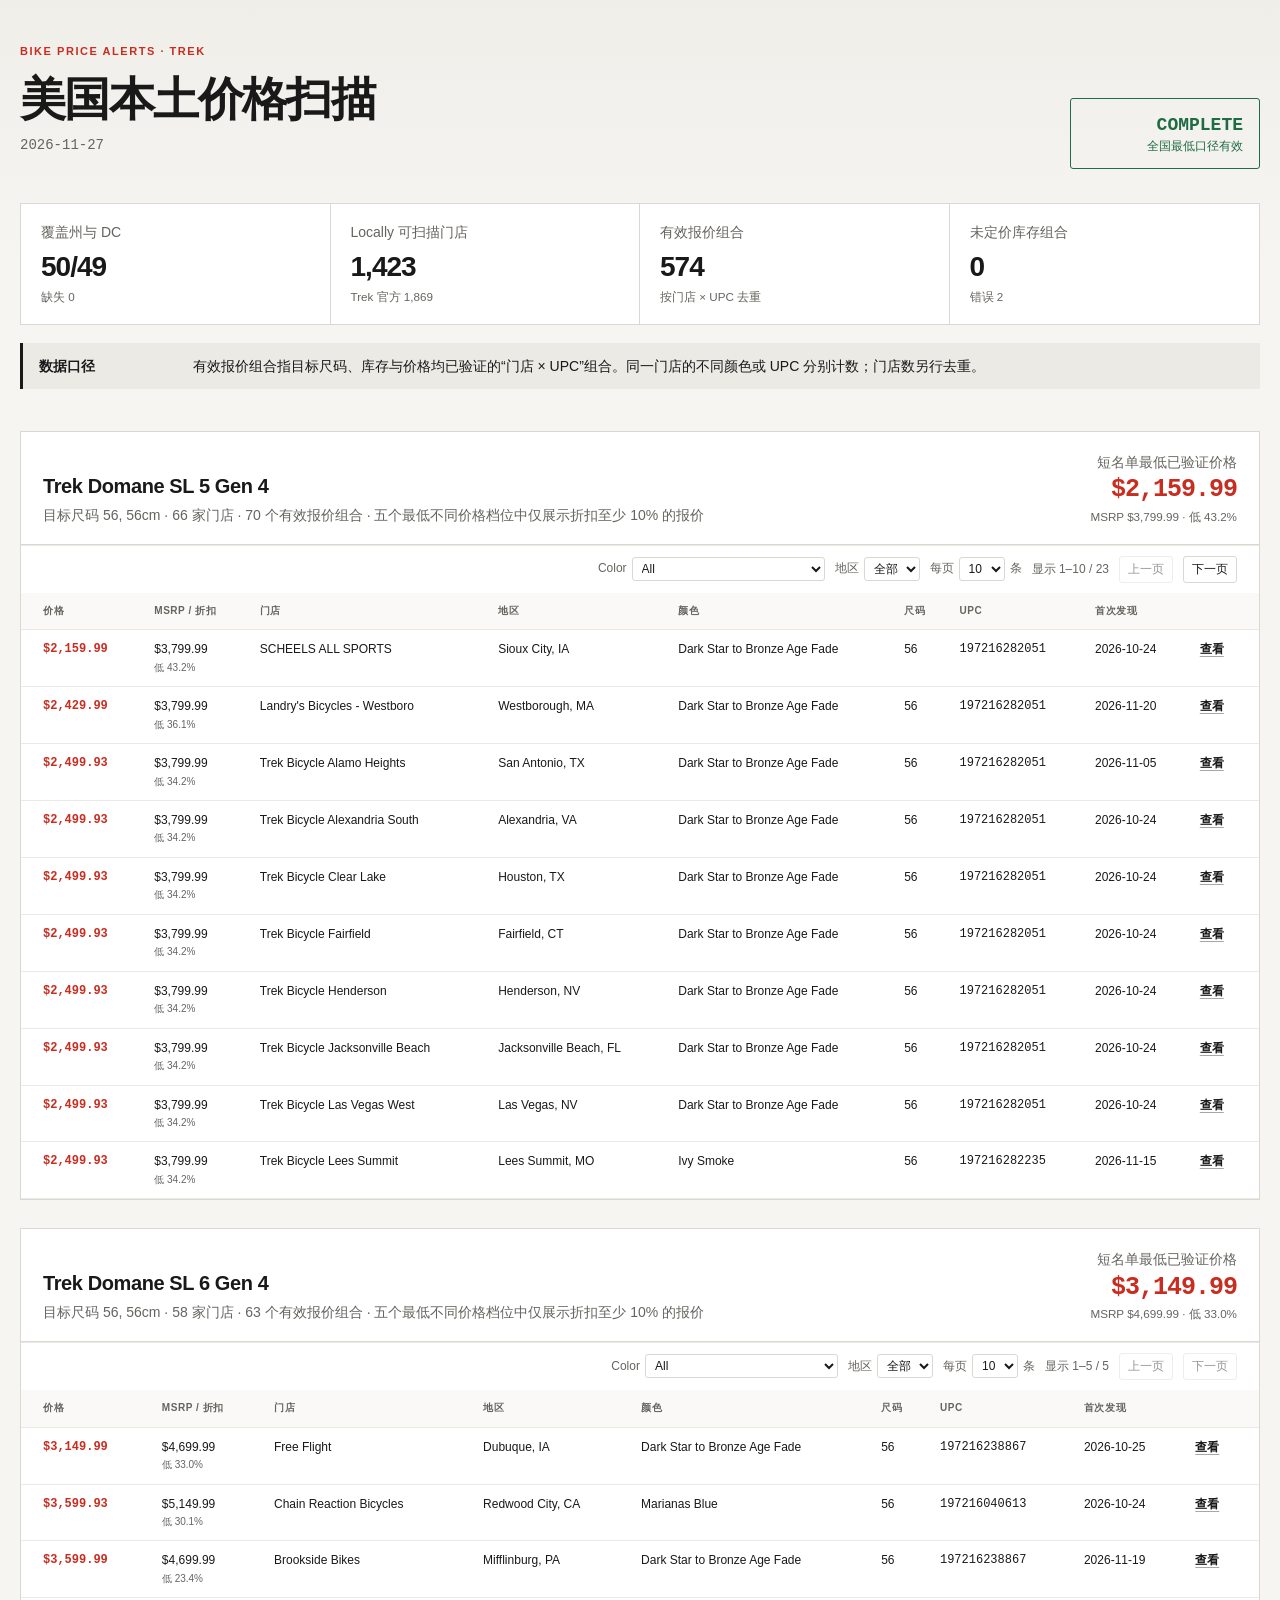
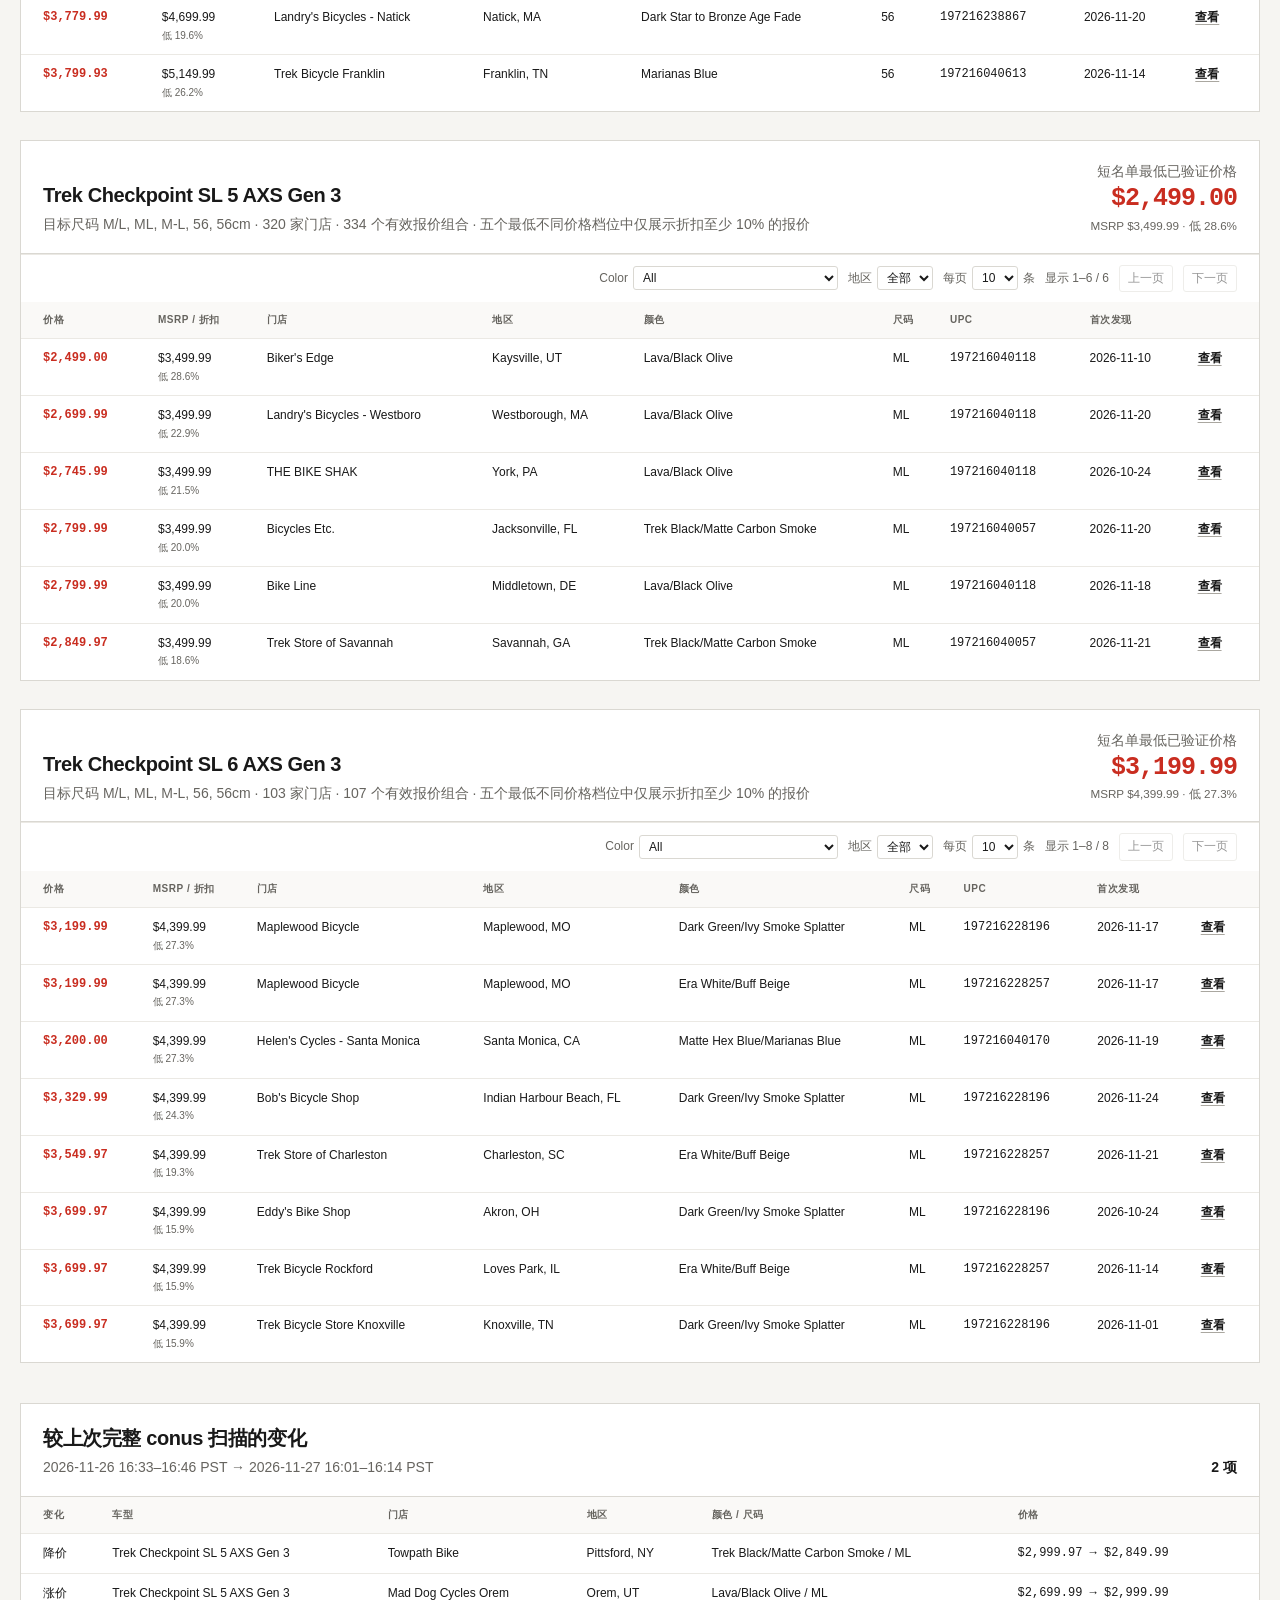
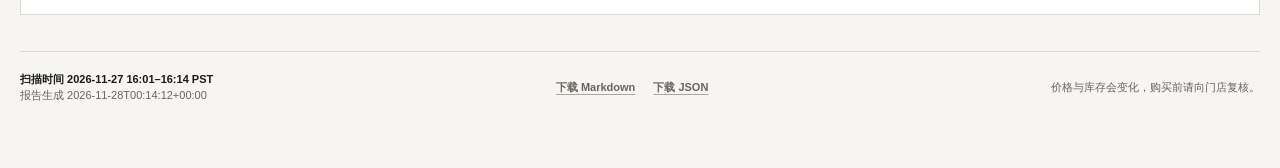
<file: index.html>
<!doctype html>
<html lang="zh-CN">
  <head>
    <meta charset="utf-8" />
    <meta name="viewport" content="width=device-width, initial-scale=1" />
    <meta
      name="description"
      content="Trek 美国本土目标车型最低已验证价格、门店覆盖与每日变化"
    />
    <title>Trek 美国本土价格扫描</title>
    <link rel="stylesheet" href="./styles.css?v=1" />
  </head>
  <body>
    <main id="report">
      <p class="loading">正在加载最新报告…</p>
    </main>
    <script type="module" src="./app.js?v=1"></script>
  </body>
</html>
</file>
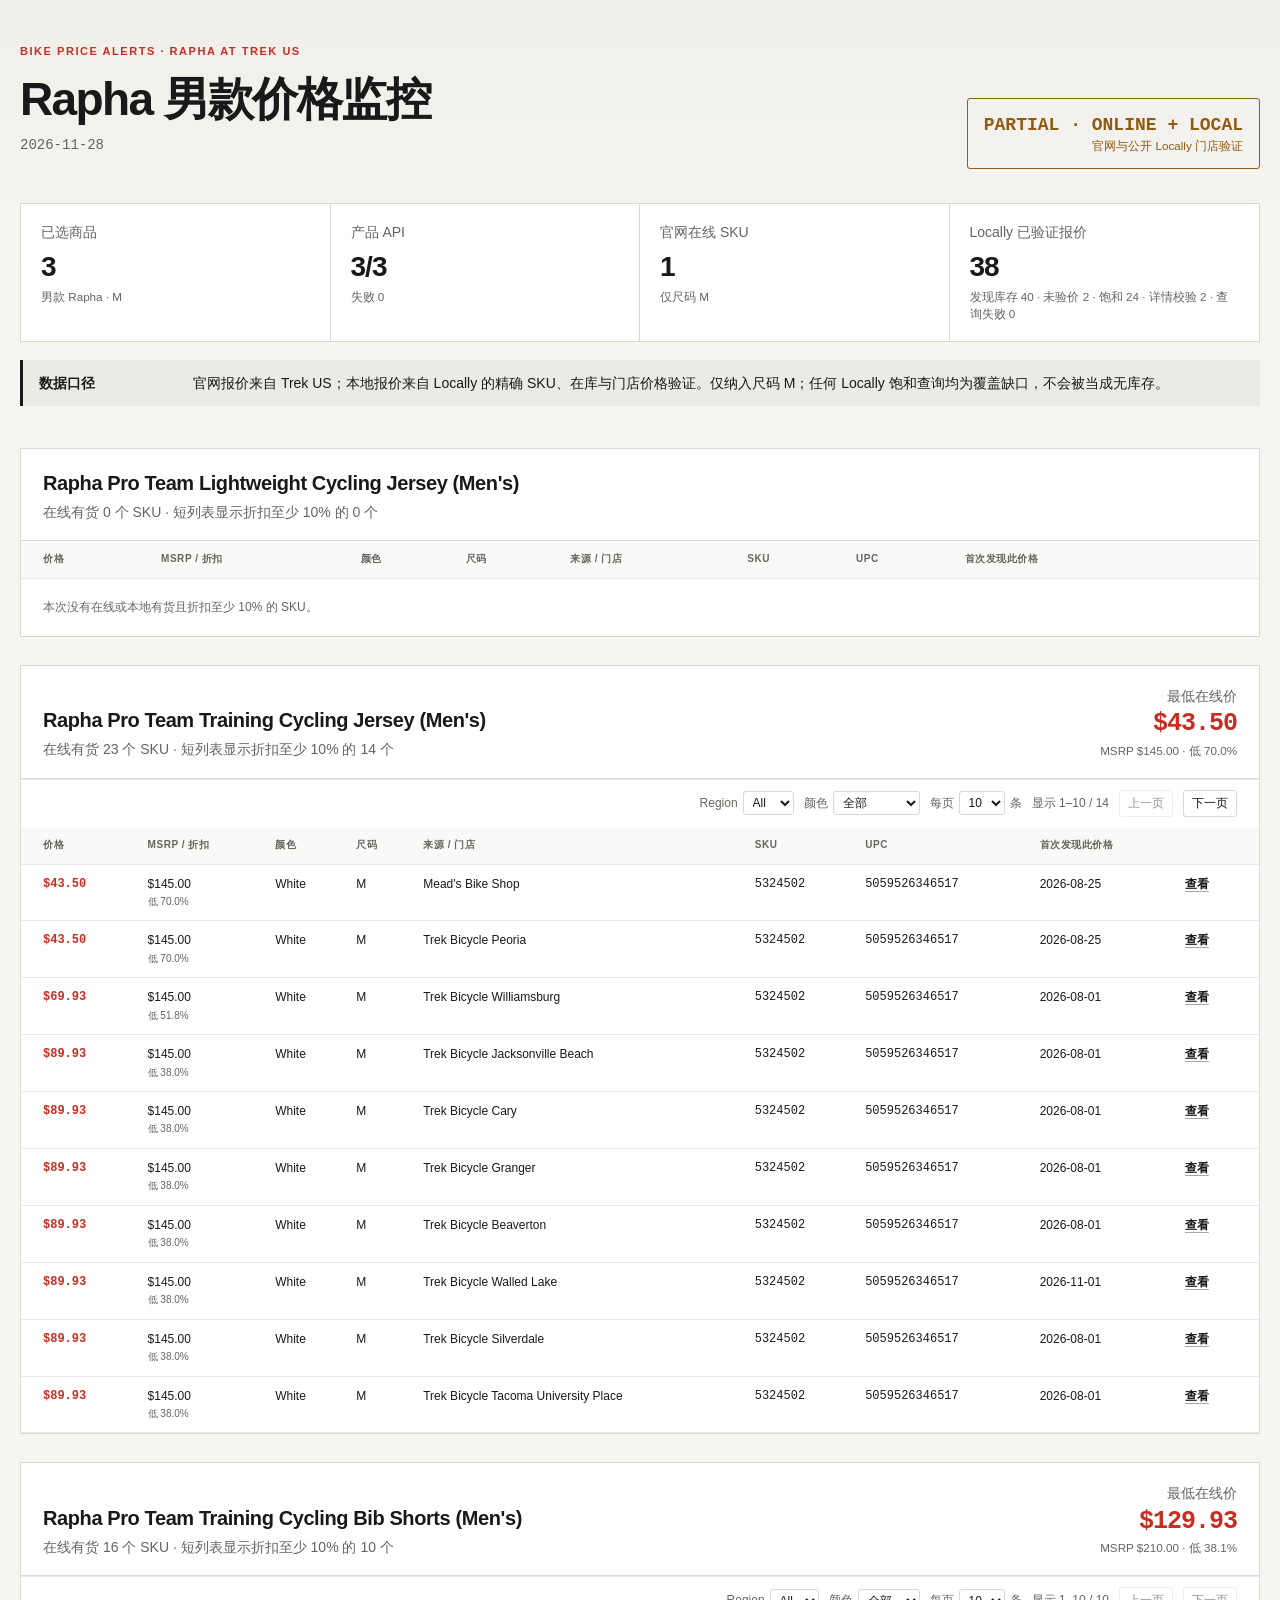
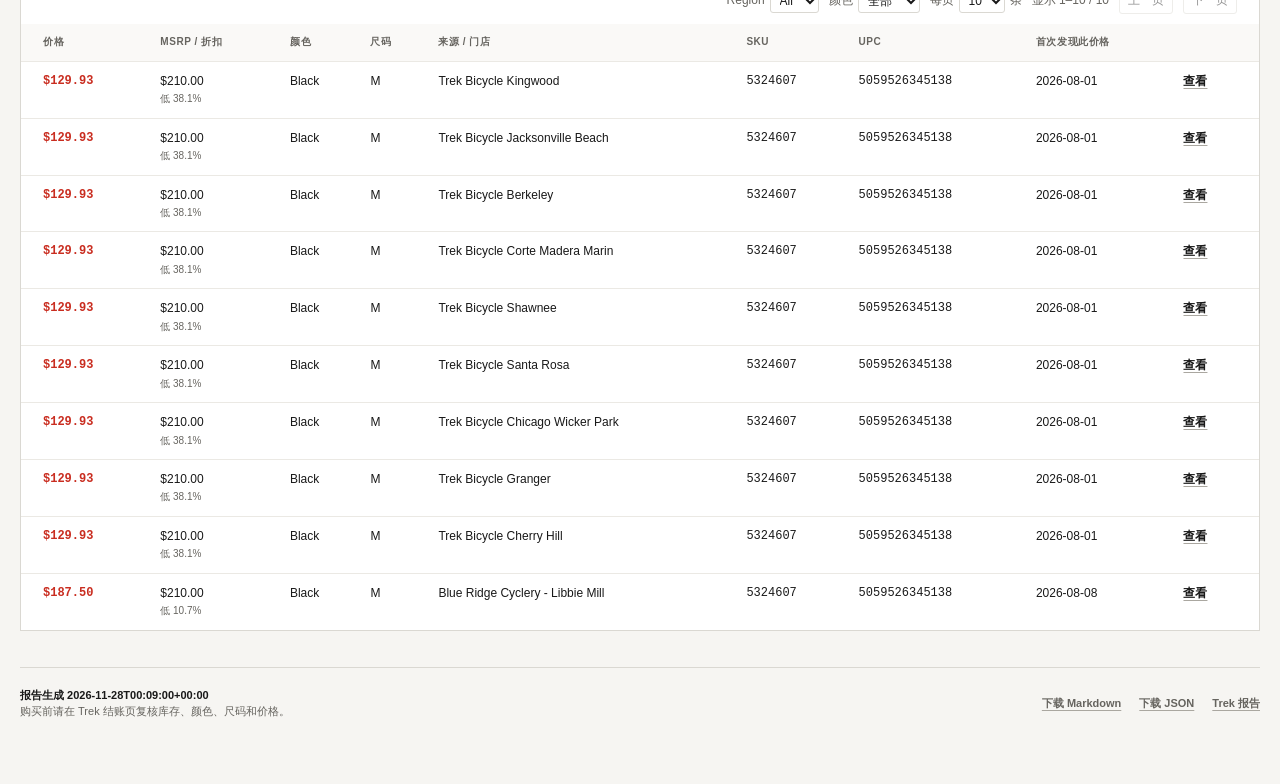
<file: rapha/index.html>
<!doctype html>
<html lang="zh-CN">
  <head>
    <meta charset="utf-8" />
    <meta name="viewport" content="width=device-width, initial-scale=1" />
    <meta name="description" content="Trek US 官网 Rapha 男款在线库存与折扣报告" />
    <title>Rapha at Trek US</title>
    <link rel="stylesheet" href="./styles.css?v=1" />
  </head>
  <body>
    <main id="report"><p class="loading">正在加载最新报告…</p></main>
    <script type="module" src="./app.js?v=1"></script>
  </body>
</html>
</file>
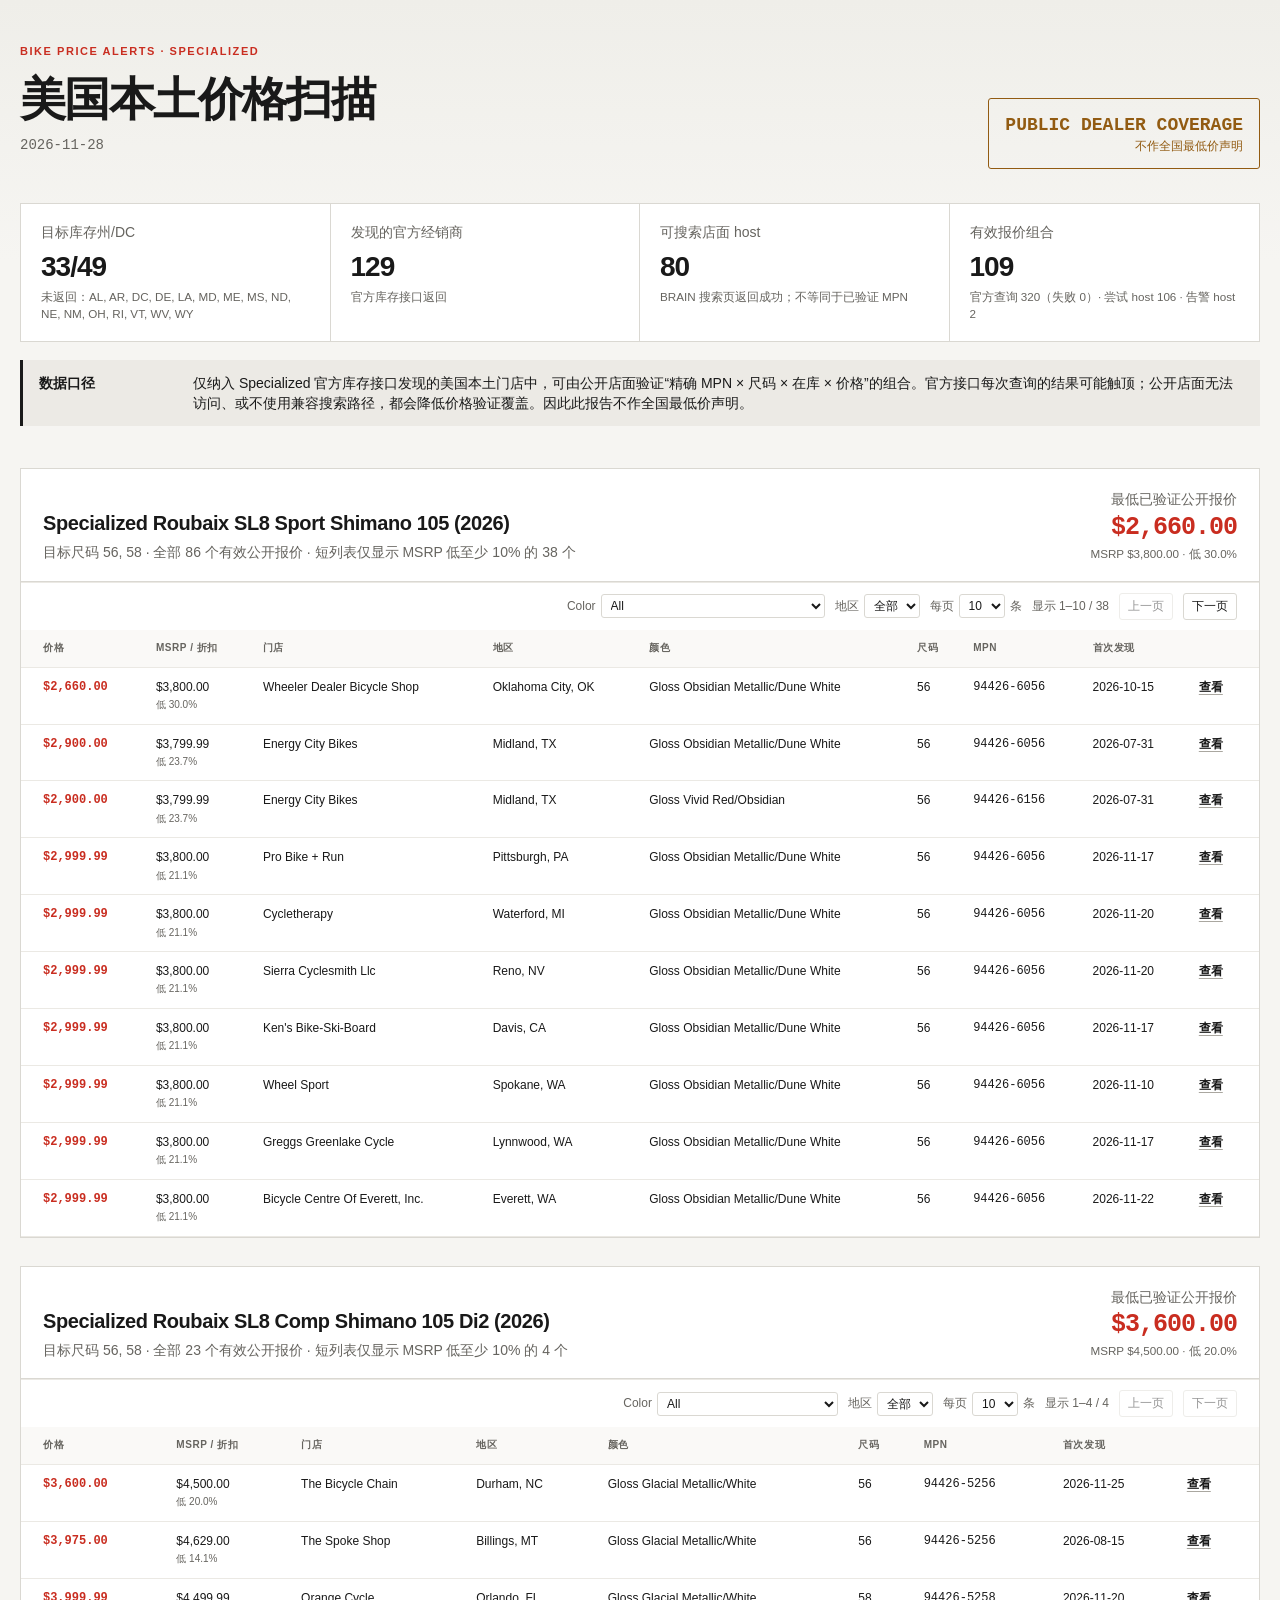
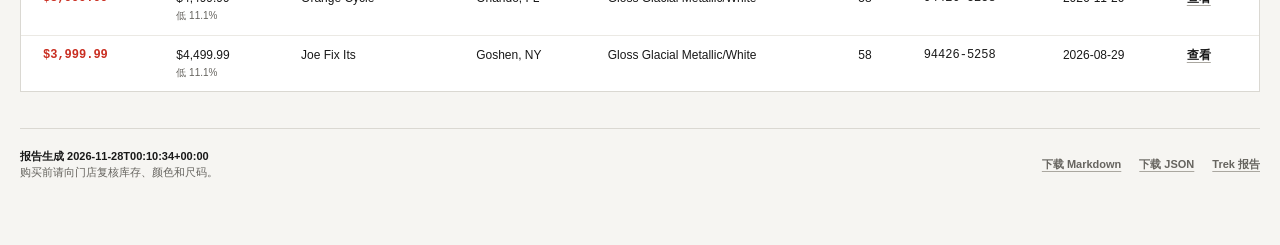
<file: specialized/index.html>
<!doctype html>
<html lang="zh-CN">
  <head>
    <meta charset="utf-8" />
    <meta name="viewport" content="width=device-width, initial-scale=1" />
    <meta name="description" content="Specialized 公开经销商精确 MPN 价格扫描" />
    <title>Specialized 美国本土价格扫描</title>
    <link rel="stylesheet" href="./styles.css?v=1" />
  </head>
  <body>
    <main id="report"><p class="loading">正在加载最新报告…</p></main>
    <script type="module" src="./app.js?v=1"></script>
  </body>
</html>
</file>
<file: styles.css>
:root {
  --ink: #191919;
  --muted: #66645f;
  --line: #dad8d2;
  --soft-line: #ebe9e4;
  --paper: #f6f5f2;
  --panel: #ffffff;
  --accent: #c92d20;
  --success: #1f6b45;
  --warning: #925b12;
  font-family: Inter, "Segoe UI", "PingFang SC", "Microsoft YaHei", sans-serif;
  color: var(--ink);
  background: var(--paper);
}

* {
  box-sizing: border-box;
}

body {
  margin: 0;
  background: linear-gradient(180deg, #efeee9 0, var(--paper) 260px);
  font-size: 14px;
  line-height: 1.45;
}

main {
  width: min(1480px, calc(100% - 40px));
  margin: 0 auto;
  padding: 44px 0 64px;
}

h1,
h2,
p {
  margin-top: 0;
}

h1 {
  margin-bottom: 2px;
  font-size: clamp(30px, 4vw, 46px);
  letter-spacing: -0.035em;
}

h2 {
  margin-bottom: 4px;
  font-size: 20px;
  letter-spacing: -0.02em;
}

a {
  color: inherit;
  font-weight: 650;
  text-decoration-color: #aaa7a0;
  text-underline-offset: 3px;
}

a:hover {
  color: var(--accent);
}

.report-header,
.section-heading,
footer,
footer nav {
  display: flex;
  align-items: flex-end;
  justify-content: space-between;
  gap: 24px;
}

.eyebrow {
  margin: 0 0 6px;
  color: var(--accent);
  font-size: 11px;
  font-weight: 750;
  letter-spacing: 0.14em;
}

.muted,
.section-heading p,
.summary-grid span,
.summary-grid small,
.minimum span,
.minimum small,
footer {
  color: var(--muted);
}

.mono,
.price,
.status strong,
.minimum strong {
  font-family: "SFMono-Regular", Consolas, "Liberation Mono", monospace;
}

.status {
  min-width: 190px;
  padding: 13px 16px;
  border: 1px solid currentColor;
  border-radius: 3px;
  text-align: right;
}

.status.complete {
  color: var(--success);
}

.status.partial {
  color: var(--warning);
}

.status strong,
.status small,
.summary-grid span,
.summary-grid strong,
.summary-grid small,
.minimum span,
.minimum strong,
.minimum small,
td small {
  display: block;
}

.status strong {
  font-size: 18px;
}

.summary-grid {
  display: grid;
  grid-template-columns: repeat(4, minmax(0, 1fr));
  margin-top: 34px;
  border: 1px solid var(--line);
  background: var(--panel);
}

.summary-grid article {
  min-height: 112px;
  padding: 18px 20px;
  border-right: 1px solid var(--line);
}

.summary-grid article:last-child {
  border-right: 0;
}

.summary-grid strong {
  margin: 5px 0 1px;
  font-size: 28px;
  letter-spacing: -0.035em;
}

.method-note {
  display: grid;
  grid-template-columns: 130px 1fr;
  gap: 24px;
  margin: 18px 0 42px;
  padding: 13px 16px;
  border-left: 3px solid var(--ink);
  background: #eceae5;
}

.method-note p,
.section-heading p,
footer p {
  margin: 0;
}

.model-stack {
  display: grid;
  gap: 28px;
  min-width: 0;
}

.panel {
  min-width: 0;
  border: 1px solid var(--line);
  background: var(--panel);
}

.section-heading {
  padding: 20px 22px 18px;
  border-bottom: 1px solid var(--line);
}

.minimum {
  text-align: right;
}

.minimum strong {
  color: var(--accent);
  font-size: 25px;
  letter-spacing: -0.04em;
}

.table-scroll {
  overflow-x: auto;
}

.table-pagination {
  display: flex;
  align-items: center;
  justify-content: flex-end;
  gap: 10px;
  padding: 10px 22px;
  color: var(--muted);
  border-top: 1px solid var(--soft-line);
  font-size: 12px;
}

.table-pagination label {
  display: inline-flex;
  align-items: center;
  gap: 5px;
}

.table-pagination select,
.table-pagination button {
  border: 1px solid var(--line);
  border-radius: 3px;
  background: var(--panel);
  color: var(--ink);
  font: inherit;
}

.table-pagination select {
  padding: 3px 5px;
}

.table-pagination button {
  padding: 4px 8px;
  cursor: pointer;
}

.table-pagination button:disabled {
  cursor: default;
  opacity: 0.45;
}

table {
  width: 100%;
  border-collapse: collapse;
  font-size: 12px;
  text-align: left;
}

th,
td {
  padding: 11px 12px;
  border-bottom: 1px solid var(--soft-line);
  vertical-align: top;
}

th:first-child,
td:first-child {
  padding-left: 22px;
}

th:last-child,
td:last-child {
  padding-right: 22px;
}

th {
  color: var(--muted);
  background: #faf9f7;
  font-size: 10px;
  letter-spacing: 0.055em;
  text-transform: uppercase;
  white-space: nowrap;
}

tbody tr:last-child td {
  border-bottom: 0;
}

tbody tr:hover {
  background: #fbfaf8;
}

tbody tr.new-offer {
  background: #f1f8f2;
  box-shadow: inset 3px 0 0 #2f7d4a;
}

tbody tr.new-offer:hover {
  background: #eaf5ec;
}

.price {
  color: var(--accent);
  font-weight: 700;
  white-space: nowrap;
}

.first-seen {
  white-space: nowrap;
}

.new-badge {
  display: block;
  width: fit-content;
  margin-top: 4px;
  padding: 2px 6px;
  border-radius: 999px;
  color: #185c34;
  background: #d9efdf;
  font-size: 9px;
  font-weight: 700;
  letter-spacing: 0.04em;
}

td small {
  margin-top: 2px;
  color: var(--muted);
}

.changes {
  margin-top: 40px;
}

.empty,
.load-error,
.loading {
  padding: 20px 22px;
  color: var(--muted);
}

footer {
  align-items: center;
  flex-wrap: wrap;
  margin-top: 36px;
  padding-top: 20px;
  border-top: 1px solid var(--line);
  font-size: 11px;
}

footer div strong,
footer div span {
  display: block;
}

footer div strong {
  color: var(--ink);
}

footer nav {
  gap: 18px;
}

@media (max-width: 850px) {
  main {
    width: min(100% - 24px, 1480px);
    padding-top: 26px;
  }

  .summary-grid {
    grid-template-columns: repeat(2, minmax(0, 1fr));
  }

  .summary-grid article:nth-child(2) {
    border-right: 0;
  }

  .summary-grid article:nth-child(-n + 2) {
    border-bottom: 1px solid var(--line);
  }
}

@media (max-width: 560px) {
  .report-header,
  .section-heading {
    display: grid;
    align-items: start;
  }

  .status,
  .minimum {
    min-width: 0;
    text-align: left;
  }

  .summary-grid {
    grid-template-columns: 1fr;
  }

  .summary-grid article {
    min-height: auto;
    border-right: 0;
    border-bottom: 1px solid var(--line);
  }

  .method-note {
    grid-template-columns: 1fr;
    gap: 5px;
  }

  .table-pagination {
    justify-content: flex-start;
    flex-wrap: wrap;
    padding: 10px 12px;
  }
}
</file>
<file: rapha/styles.css>
:root {
  --ink: #191919;
  --muted: #66645f;
  --line: #dad8d2;
  --soft-line: #ebe9e4;
  --paper: #f6f5f2;
  --panel: #ffffff;
  --accent: #c92d20;
  --success: #1f6b45;
  --warning: #925b12;
  font-family: Inter, "Segoe UI", "PingFang SC", "Microsoft YaHei", sans-serif;
  color: var(--ink);
  background: var(--paper);
}

* {
  box-sizing: border-box;
}

body {
  margin: 0;
  background: linear-gradient(180deg, #efeee9 0, var(--paper) 260px);
  font-size: 14px;
  line-height: 1.45;
}

main {
  width: min(1480px, calc(100% - 40px));
  margin: 0 auto;
  padding: 44px 0 64px;
}

h1,
h2,
p {
  margin-top: 0;
}

h1 {
  margin-bottom: 2px;
  font-size: clamp(30px, 4vw, 46px);
  letter-spacing: -0.035em;
}

h2 {
  margin-bottom: 4px;
  font-size: 20px;
  letter-spacing: -0.02em;
}

a {
  color: inherit;
  font-weight: 650;
  text-decoration-color: #aaa7a0;
  text-underline-offset: 3px;
}

a:hover {
  color: var(--accent);
}

.report-header,
.section-heading,
footer,
footer nav {
  display: flex;
  align-items: flex-end;
  justify-content: space-between;
  gap: 24px;
}

.eyebrow {
  margin: 0 0 6px;
  color: var(--accent);
  font-size: 11px;
  font-weight: 750;
  letter-spacing: 0.14em;
}

.muted,
.section-heading p,
.summary-grid span,
.summary-grid small,
.minimum span,
.minimum small,
footer {
  color: var(--muted);
}

.mono,
.price,
.status strong,
.minimum strong {
  font-family: "SFMono-Regular", Consolas, "Liberation Mono", monospace;
}

.status {
  min-width: 190px;
  padding: 13px 16px;
  border: 1px solid currentColor;
  border-radius: 3px;
  text-align: right;
}

.status.complete {
  color: var(--success);
}

.status.partial {
  color: var(--warning);
}

.status strong,
.status small,
.summary-grid span,
.summary-grid strong,
.summary-grid small,
.minimum span,
.minimum strong,
.minimum small,
td small {
  display: block;
}

.status strong {
  font-size: 18px;
}

.summary-grid {
  display: grid;
  grid-template-columns: repeat(4, minmax(0, 1fr));
  margin-top: 34px;
  border: 1px solid var(--line);
  background: var(--panel);
}

.summary-grid article {
  min-height: 112px;
  padding: 18px 20px;
  border-right: 1px solid var(--line);
}

.summary-grid article:last-child {
  border-right: 0;
}

.summary-grid strong {
  margin: 5px 0 1px;
  font-size: 28px;
  letter-spacing: -0.035em;
}

.method-note {
  display: grid;
  grid-template-columns: 130px 1fr;
  gap: 24px;
  margin: 18px 0 42px;
  padding: 13px 16px;
  border-left: 3px solid var(--ink);
  background: #eceae5;
}

.method-note p,
.section-heading p,
footer p {
  margin: 0;
}

.model-stack {
  display: grid;
  gap: 28px;
  min-width: 0;
}

.panel {
  min-width: 0;
  border: 1px solid var(--line);
  background: var(--panel);
}

.section-heading {
  padding: 20px 22px 18px;
  border-bottom: 1px solid var(--line);
}

.minimum {
  text-align: right;
}

.minimum strong {
  color: var(--accent);
  font-size: 25px;
  letter-spacing: -0.04em;
}

.table-scroll {
  overflow-x: auto;
}

.table-pagination {
  display: flex;
  align-items: center;
  justify-content: flex-end;
  gap: 10px;
  padding: 10px 22px;
  color: var(--muted);
  border-top: 1px solid var(--soft-line);
  font-size: 12px;
}

.table-pagination label {
  display: inline-flex;
  align-items: center;
  gap: 5px;
}

.table-pagination select,
.table-pagination button {
  border: 1px solid var(--line);
  border-radius: 3px;
  background: var(--panel);
  color: var(--ink);
  font: inherit;
}

.table-pagination select {
  padding: 3px 5px;
}

.table-pagination button {
  padding: 4px 8px;
  cursor: pointer;
}

.table-pagination button:disabled {
  cursor: default;
  opacity: 0.45;
}

table {
  width: 100%;
  border-collapse: collapse;
  font-size: 12px;
  text-align: left;
}

th,
td {
  padding: 11px 12px;
  border-bottom: 1px solid var(--soft-line);
  vertical-align: top;
}

th:first-child,
td:first-child {
  padding-left: 22px;
}

th:last-child,
td:last-child {
  padding-right: 22px;
}

th {
  color: var(--muted);
  background: #faf9f7;
  font-size: 10px;
  letter-spacing: 0.055em;
  text-transform: uppercase;
  white-space: nowrap;
}

tbody tr:last-child td {
  border-bottom: 0;
}

tbody tr:hover {
  background: #fbfaf8;
}

tbody tr.new-offer {
  background: #f1f8f2;
  box-shadow: inset 3px 0 0 #2f7d4a;
}

tbody tr.new-offer:hover {
  background: #eaf5ec;
}

.price {
  color: var(--accent);
  font-weight: 700;
  white-space: nowrap;
}

.first-seen {
  white-space: nowrap;
}

.new-badge {
  display: block;
  width: fit-content;
  margin-top: 4px;
  padding: 2px 6px;
  border-radius: 999px;
  color: #185c34;
  background: #d9efdf;
  font-size: 9px;
  font-weight: 700;
  letter-spacing: 0.04em;
}

td small {
  margin-top: 2px;
  color: var(--muted);
}

.changes {
  margin-top: 40px;
}

.empty,
.load-error,
.loading {
  padding: 20px 22px;
  color: var(--muted);
}

footer {
  align-items: center;
  flex-wrap: wrap;
  margin-top: 36px;
  padding-top: 20px;
  border-top: 1px solid var(--line);
  font-size: 11px;
}

footer div strong,
footer div span {
  display: block;
}

footer div strong {
  color: var(--ink);
}

footer nav {
  gap: 18px;
}

@media (max-width: 850px) {
  main {
    width: min(100% - 24px, 1480px);
    padding-top: 26px;
  }

  .summary-grid {
    grid-template-columns: repeat(2, minmax(0, 1fr));
  }

  .summary-grid article:nth-child(2) {
    border-right: 0;
  }

  .summary-grid article:nth-child(-n + 2) {
    border-bottom: 1px solid var(--line);
  }
}

@media (max-width: 560px) {
  .report-header,
  .section-heading {
    display: grid;
    align-items: start;
  }

  .status,
  .minimum {
    min-width: 0;
    text-align: left;
  }

  .summary-grid {
    grid-template-columns: 1fr;
  }

  .summary-grid article {
    min-height: auto;
    border-right: 0;
    border-bottom: 1px solid var(--line);
  }

  .method-note {
    grid-template-columns: 1fr;
    gap: 5px;
  }

  .table-pagination {
    justify-content: flex-start;
    flex-wrap: wrap;
    padding: 10px 12px;
  }
}
</file>
<file: specialized/styles.css>
:root {
  --ink: #191919;
  --muted: #66645f;
  --line: #dad8d2;
  --soft-line: #ebe9e4;
  --paper: #f6f5f2;
  --panel: #ffffff;
  --accent: #c92d20;
  --success: #1f6b45;
  --warning: #925b12;
  font-family: Inter, "Segoe UI", "PingFang SC", "Microsoft YaHei", sans-serif;
  color: var(--ink);
  background: var(--paper);
}

* {
  box-sizing: border-box;
}

body {
  margin: 0;
  background: linear-gradient(180deg, #efeee9 0, var(--paper) 260px);
  font-size: 14px;
  line-height: 1.45;
}

main {
  width: min(1480px, calc(100% - 40px));
  margin: 0 auto;
  padding: 44px 0 64px;
}

h1,
h2,
p {
  margin-top: 0;
}

h1 {
  margin-bottom: 2px;
  font-size: clamp(30px, 4vw, 46px);
  letter-spacing: -0.035em;
}

h2 {
  margin-bottom: 4px;
  font-size: 20px;
  letter-spacing: -0.02em;
}

a {
  color: inherit;
  font-weight: 650;
  text-decoration-color: #aaa7a0;
  text-underline-offset: 3px;
}

a:hover {
  color: var(--accent);
}

.report-header,
.section-heading,
footer,
footer nav {
  display: flex;
  align-items: flex-end;
  justify-content: space-between;
  gap: 24px;
}

.eyebrow {
  margin: 0 0 6px;
  color: var(--accent);
  font-size: 11px;
  font-weight: 750;
  letter-spacing: 0.14em;
}

.muted,
.section-heading p,
.summary-grid span,
.summary-grid small,
.minimum span,
.minimum small,
footer {
  color: var(--muted);
}

.mono,
.price,
.status strong,
.minimum strong {
  font-family: "SFMono-Regular", Consolas, "Liberation Mono", monospace;
}

.status {
  min-width: 190px;
  padding: 13px 16px;
  border: 1px solid currentColor;
  border-radius: 3px;
  text-align: right;
}

.status.complete {
  color: var(--success);
}

.status.partial {
  color: var(--warning);
}

.status strong,
.status small,
.summary-grid span,
.summary-grid strong,
.summary-grid small,
.minimum span,
.minimum strong,
.minimum small,
td small {
  display: block;
}

.status strong {
  font-size: 18px;
}

.summary-grid {
  display: grid;
  grid-template-columns: repeat(4, minmax(0, 1fr));
  margin-top: 34px;
  border: 1px solid var(--line);
  background: var(--panel);
}

.summary-grid article {
  min-height: 112px;
  padding: 18px 20px;
  border-right: 1px solid var(--line);
}

.summary-grid article:last-child {
  border-right: 0;
}

.summary-grid strong {
  margin: 5px 0 1px;
  font-size: 28px;
  letter-spacing: -0.035em;
}

.method-note {
  display: grid;
  grid-template-columns: 130px 1fr;
  gap: 24px;
  margin: 18px 0 42px;
  padding: 13px 16px;
  border-left: 3px solid var(--ink);
  background: #eceae5;
}

.method-note p,
.section-heading p,
footer p {
  margin: 0;
}

.model-stack {
  display: grid;
  gap: 28px;
  min-width: 0;
}

.panel {
  min-width: 0;
  border: 1px solid var(--line);
  background: var(--panel);
}

.section-heading {
  padding: 20px 22px 18px;
  border-bottom: 1px solid var(--line);
}

.minimum {
  text-align: right;
}

.minimum strong {
  color: var(--accent);
  font-size: 25px;
  letter-spacing: -0.04em;
}

.table-scroll {
  overflow-x: auto;
}

.table-pagination {
  display: flex;
  align-items: center;
  justify-content: flex-end;
  gap: 10px;
  padding: 10px 22px;
  color: var(--muted);
  border-top: 1px solid var(--soft-line);
  font-size: 12px;
}

.table-pagination label {
  display: inline-flex;
  align-items: center;
  gap: 5px;
}

.table-pagination select,
.table-pagination button {
  border: 1px solid var(--line);
  border-radius: 3px;
  background: var(--panel);
  color: var(--ink);
  font: inherit;
}

.table-pagination select {
  padding: 3px 5px;
}

.table-pagination button {
  padding: 4px 8px;
  cursor: pointer;
}

.table-pagination button:disabled {
  cursor: default;
  opacity: 0.45;
}

table {
  width: 100%;
  border-collapse: collapse;
  font-size: 12px;
  text-align: left;
}

th,
td {
  padding: 11px 12px;
  border-bottom: 1px solid var(--soft-line);
  vertical-align: top;
}

th:first-child,
td:first-child {
  padding-left: 22px;
}

th:last-child,
td:last-child {
  padding-right: 22px;
}

th {
  color: var(--muted);
  background: #faf9f7;
  font-size: 10px;
  letter-spacing: 0.055em;
  text-transform: uppercase;
  white-space: nowrap;
}

tbody tr:last-child td {
  border-bottom: 0;
}

tbody tr:hover {
  background: #fbfaf8;
}

tbody tr.new-offer {
  background: #f1f8f2;
  box-shadow: inset 3px 0 0 #2f7d4a;
}

tbody tr.new-offer:hover {
  background: #eaf5ec;
}

.price {
  color: var(--accent);
  font-weight: 700;
  white-space: nowrap;
}

.first-seen {
  white-space: nowrap;
}

.new-badge {
  display: block;
  width: fit-content;
  margin-top: 4px;
  padding: 2px 6px;
  border-radius: 999px;
  color: #185c34;
  background: #d9efdf;
  font-size: 9px;
  font-weight: 700;
  letter-spacing: 0.04em;
}

td small {
  margin-top: 2px;
  color: var(--muted);
}

.changes {
  margin-top: 40px;
}

.empty,
.load-error,
.loading {
  padding: 20px 22px;
  color: var(--muted);
}

footer {
  align-items: center;
  flex-wrap: wrap;
  margin-top: 36px;
  padding-top: 20px;
  border-top: 1px solid var(--line);
  font-size: 11px;
}

footer div strong,
footer div span {
  display: block;
}

footer div strong {
  color: var(--ink);
}

footer nav {
  gap: 18px;
}

@media (max-width: 850px) {
  main {
    width: min(100% - 24px, 1480px);
    padding-top: 26px;
  }

  .summary-grid {
    grid-template-columns: repeat(2, minmax(0, 1fr));
  }

  .summary-grid article:nth-child(2) {
    border-right: 0;
  }

  .summary-grid article:nth-child(-n + 2) {
    border-bottom: 1px solid var(--line);
  }
}

@media (max-width: 560px) {
  .report-header,
  .section-heading {
    display: grid;
    align-items: start;
  }

  .status,
  .minimum {
    min-width: 0;
    text-align: left;
  }

  .summary-grid {
    grid-template-columns: 1fr;
  }

  .summary-grid article {
    min-height: auto;
    border-right: 0;
    border-bottom: 1px solid var(--line);
  }

  .method-note {
    grid-template-columns: 1fr;
    gap: 5px;
  }

  .table-pagination {
    justify-content: flex-start;
    flex-wrap: wrap;
    padding: 10px 12px;
  }
}
</file>
